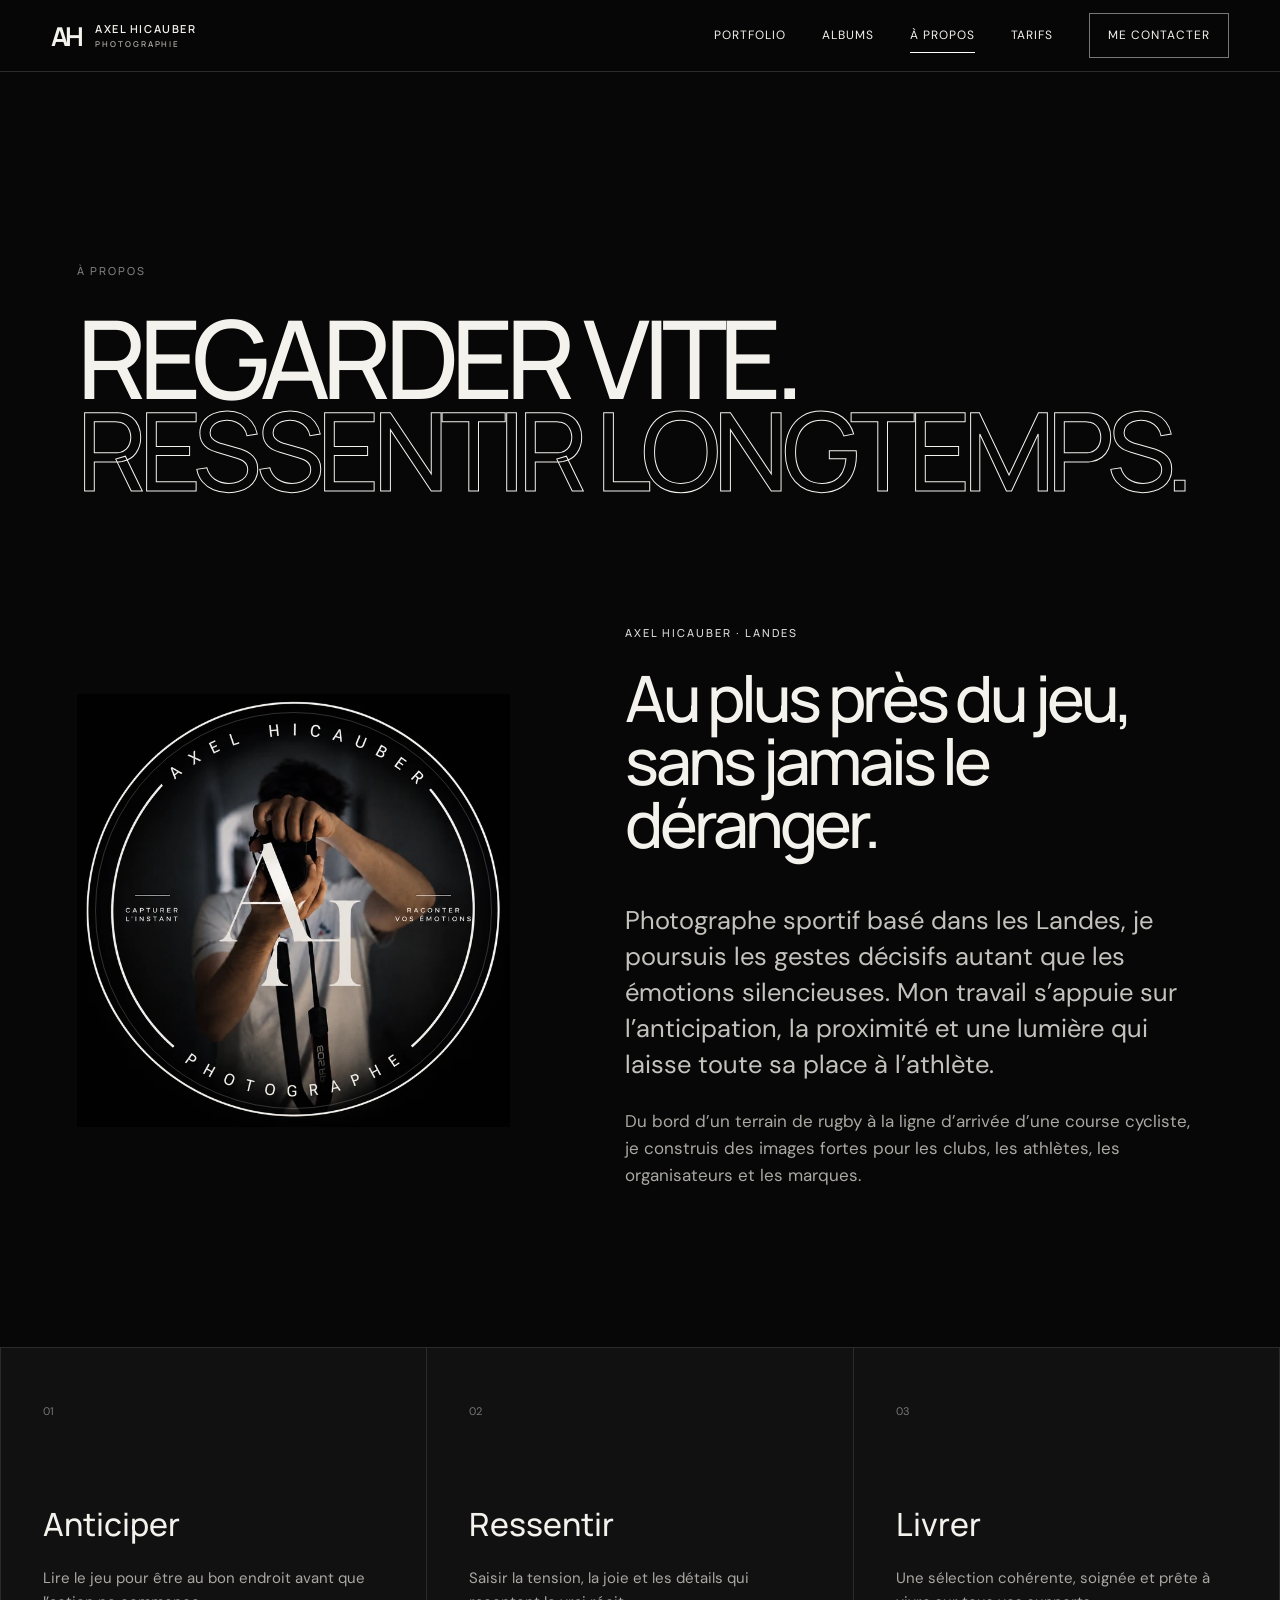
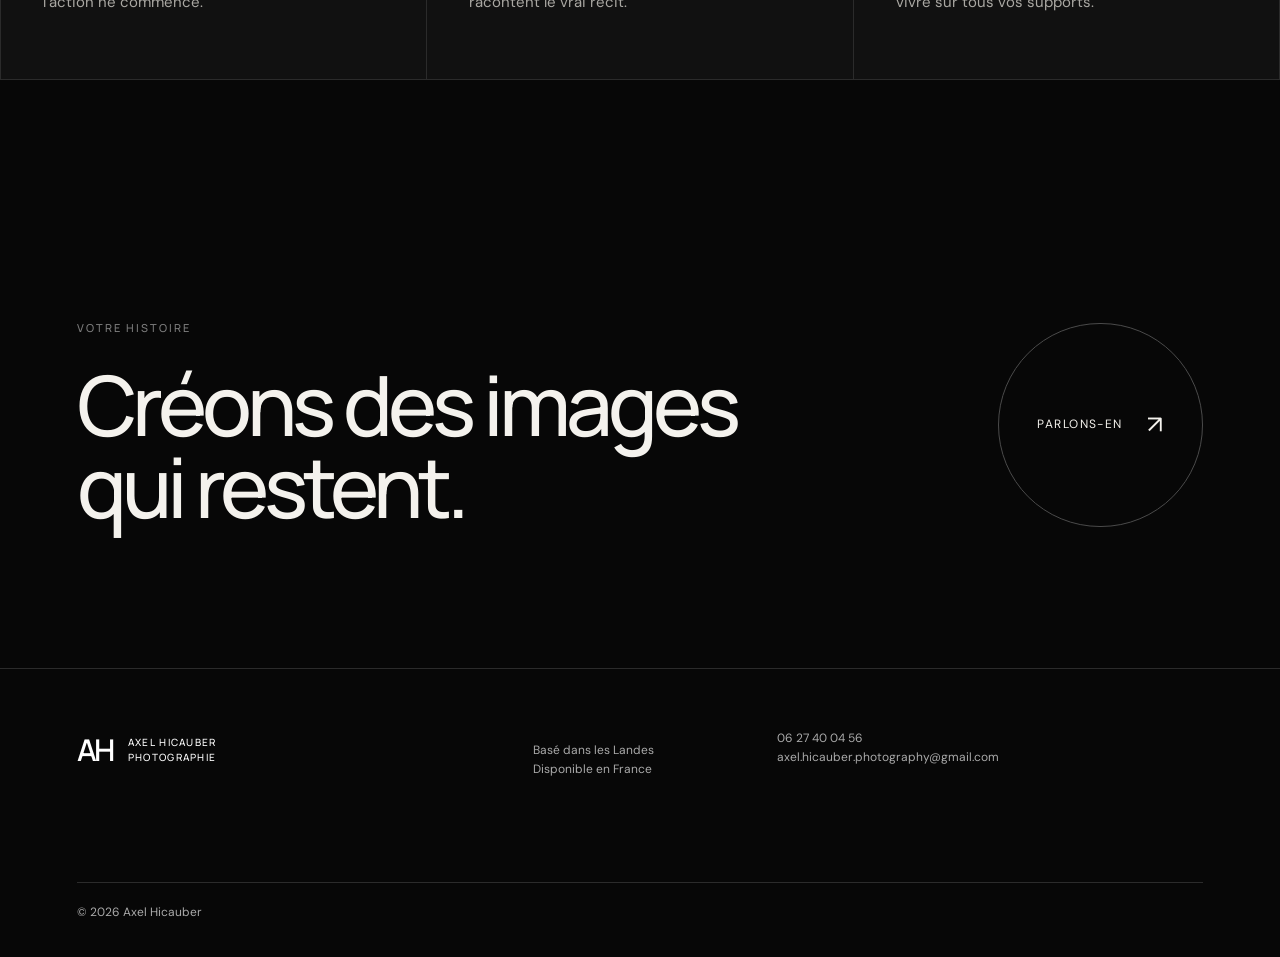
<file: apropos.html>
<!doctype html><html lang="fr"><head><meta charset="utf-8"><meta name="viewport" content="width=device-width,initial-scale=1"><meta name="description" content="Découvrez Axel Hicauber, photographe sportif basé dans les Landes."><meta name="theme-color" content="#070707"><title>À propos — Axel Hicauber</title><link rel="preconnect" href="https://fonts.googleapis.com"><link rel="preconnect" href="https://fonts.gstatic.com" crossorigin><link href="https://fonts.googleapis.com/css2?family=DM+Sans:wght@400;500;600&family=Manrope:wght@400;500;600;700&display=swap" rel="stylesheet"><link rel="stylesheet" href="assets/css/style.css"><script src="assets/js/main.js" defer></script></head><body><a class="skip-link" href="#main">Aller au contenu</a><header class="site-header solid" data-header><a class="brand" href="index.html" aria-label="Accueil Axel Hicauber"><span class="brand-mark">AH</span><span class="brand-name">Axel Hicauber<small>Photographie</small></span></a><button class="menu-toggle" type="button" aria-expanded="false" aria-controls="site-nav" aria-label="Ouvrir le menu"><span></span><span></span></button><nav id="site-nav" class="site-nav" aria-label="Navigation principale"><a class="" href="index.html">Portfolio</a><a class="" href="albums.html">Albums</a><a class="active" href="apropos.html">À propos</a><a class="" href="tarifs.html">Tarifs</a><a class="nav-cta " href="contact.html">Me contacter</a></nav></header><main id="main" class="inner-page"><header class="page-hero section"><p class="section-index reveal">À propos</p><h1 class="reveal">Regarder vite.<br><em>Ressentir longtemps.</em></h1></header><section class="about-grid section"><div class="about-image reveal"><img src="assets/images/logo-axel-hicauber.webp" alt="Axel Hicauber tenant son appareil photo"></div><div class="about-copy"><p class="eyebrow reveal">Axel Hicauber · Landes</p><h2 class="display reveal">Au plus près du jeu, sans jamais le déranger.</h2><p class="lead reveal">Photographe sportif basé dans les Landes, je poursuis les gestes décisifs autant que les émotions silencieuses. Mon travail s’appuie sur l’anticipation, la proximité et une lumière qui laisse toute sa place à l’athlète.</p><p class="reveal">Du bord d’un terrain de rugby à la ligne d’arrivée d’une course cycliste, je construis des images fortes pour les clubs, les athlètes, les organisateurs et les marques.</p></div></section><section class="values section"><article class="reveal"><span>01</span><h3>Anticiper</h3><p>Lire le jeu pour être au bon endroit avant que l’action ne commence.</p></article><article class="reveal"><span>02</span><h3>Ressentir</h3><p>Saisir la tension, la joie et les détails qui racontent le vrai récit.</p></article><article class="reveal"><span>03</span><h3>Livrer</h3><p>Une sélection cohérente, soignée et prête à vivre sur tous vos supports.</p></article></section><section class="cta-band section"><div><p class="section-index reveal">Votre histoire</p><h2 class="display reveal">Créons des images<br>qui restent.</h2></div><a class="circle-link reveal" href="contact.html"><span>Parlons-en</span><b>↗</b></a></section></main><footer class="site-footer"><div class="footer-brand">AH<span>Axel Hicauber<br>Photographie</span></div><div><p>Basé dans les Landes<br>Disponible en France</p></div><div><a href="tel:+33627400456">06 27 40 04 56</a><a href="mailto:axel.hicauber.photography@gmail.com">axel.hicauber.photography@gmail.com</a></div><p class="copyright">© <span data-year></span> Axel Hicauber</p></footer></body></html>
</file>
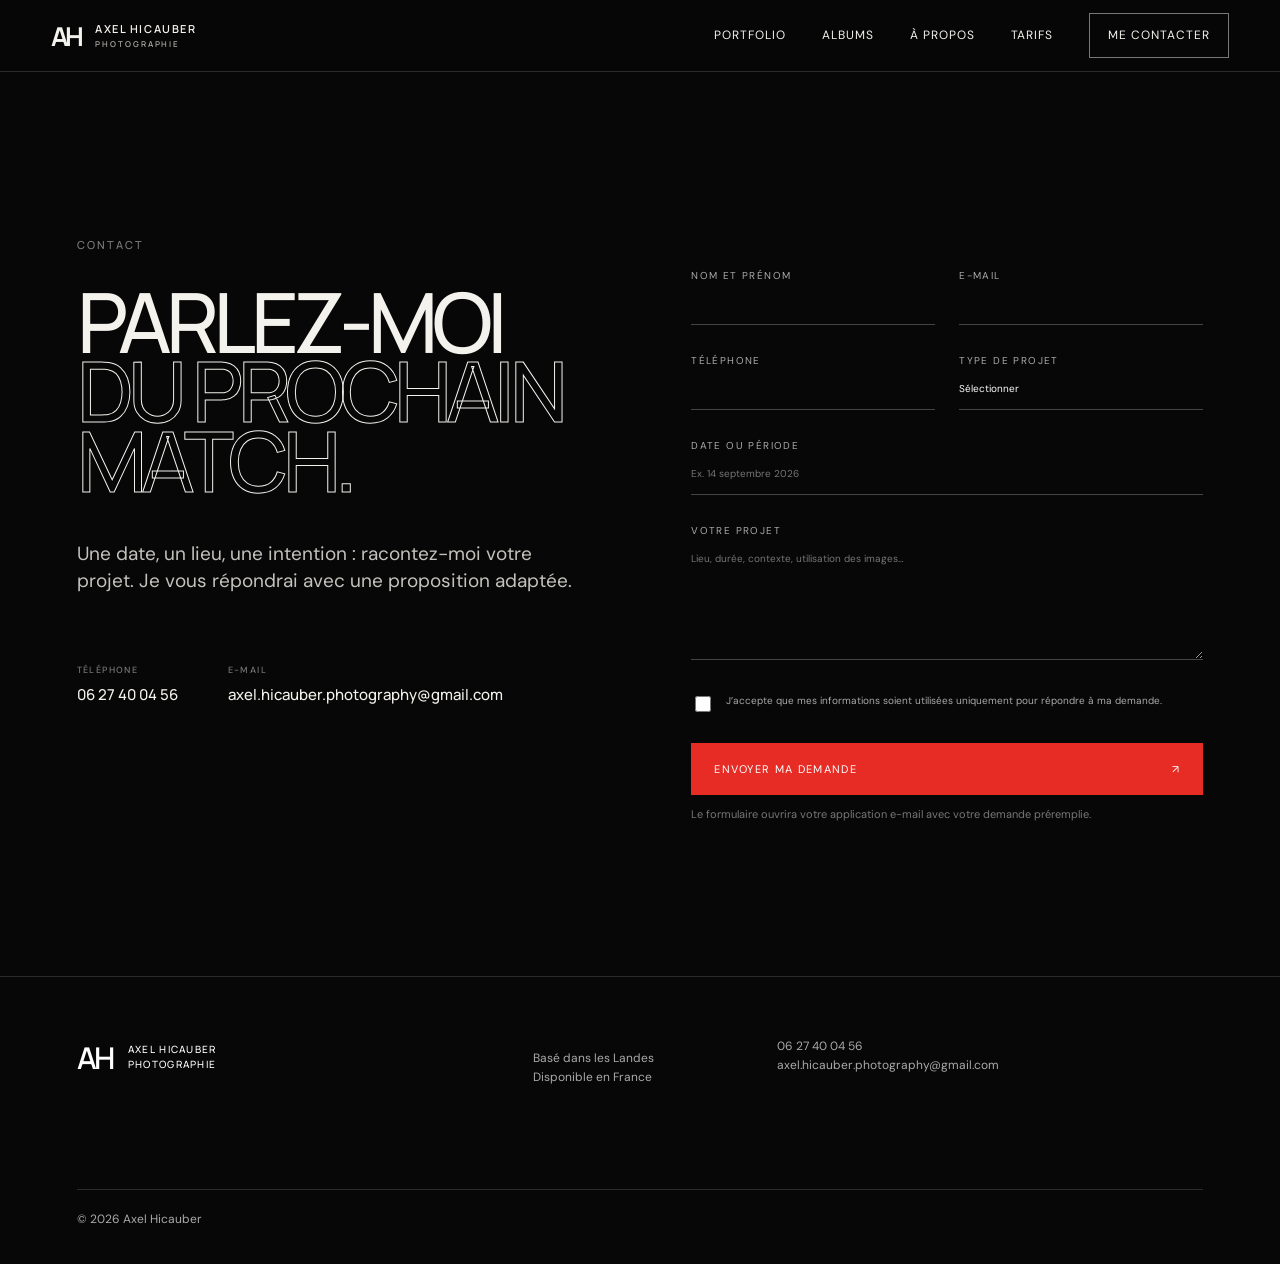
<file: contact.html>
<!doctype html><html lang="fr"><head><meta charset="utf-8"><meta name="viewport" content="width=device-width,initial-scale=1"><meta name="description" content="Contactez Axel Hicauber pour votre reportage photo sportif."><meta name="theme-color" content="#070707"><title>Contact — Axel Hicauber</title><link rel="preconnect" href="https://fonts.googleapis.com"><link rel="preconnect" href="https://fonts.gstatic.com" crossorigin><link href="https://fonts.googleapis.com/css2?family=DM+Sans:wght@400;500;600&family=Manrope:wght@400;500;600;700&display=swap" rel="stylesheet"><link rel="stylesheet" href="assets/css/style.css"><script src="assets/js/main.js" defer></script></head><body><a class="skip-link" href="#main">Aller au contenu</a><header class="site-header solid" data-header><a class="brand" href="index.html" aria-label="Accueil Axel Hicauber"><span class="brand-mark">AH</span><span class="brand-name">Axel Hicauber<small>Photographie</small></span></a><button class="menu-toggle" type="button" aria-expanded="false" aria-controls="site-nav" aria-label="Ouvrir le menu"><span></span><span></span></button><nav id="site-nav" class="site-nav" aria-label="Navigation principale"><a class="" href="index.html">Portfolio</a><a class="" href="albums.html">Albums</a><a class="" href="apropos.html">À propos</a><a class="" href="tarifs.html">Tarifs</a><a class="nav-cta active" href="contact.html">Me contacter</a></nav></header><main id="main" class="inner-page"><section class="contact-layout section"><div class="contact-intro"><p class="section-index reveal">Contact</p><h1 class="reveal">Parlez-moi<br><em>du prochain match.</em></h1><p class="lead reveal">Une date, un lieu, une intention : racontez-moi votre projet. Je vous répondrai avec une proposition adaptée.</p><div class="contact-direct reveal"><a href="tel:+33627400456"><small>Téléphone</small>06 27 40 04 56</a><a href="mailto:axel.hicauber.photography@gmail.com"><small>E-mail</small>axel.hicauber.photography@gmail.com</a></div></div><form class="contact-form reveal" data-contact-form><div class="field-row"><label>Nom et prénom<input type="text" name="name" autocomplete="name" required></label><label>E-mail<input type="email" name="email" autocomplete="email" required></label></div><div class="field-row"><label>Téléphone<input type="tel" name="phone" autocomplete="tel"></label><label>Type de projet<select name="project" required><option value="">Sélectionner</option><option>Rugby</option><option>Cyclisme</option><option>Football</option><option>Automobile</option><option>Club / Saison</option><option>Marque / Média</option><option>Autre</option></select></label></div><label>Date ou période<input type="text" name="date" placeholder="Ex. 14 septembre 2026"></label><label>Votre projet<textarea name="message" rows="6" placeholder="Lieu, durée, contexte, utilisation des images…" required></textarea></label><label class="consent"><input type="checkbox" required><span>J’accepte que mes informations soient utilisées uniquement pour répondre à ma demande.</span></label><button class="button submit" type="submit">Envoyer ma demande <span>↗</span></button><p class="form-note">Le formulaire ouvrira votre application e-mail avec votre demande préremplie.</p><p class="form-status" role="status" aria-live="polite"></p></form></section></main><footer class="site-footer"><div class="footer-brand">AH<span>Axel Hicauber<br>Photographie</span></div><div><p>Basé dans les Landes<br>Disponible en France</p></div><div><a href="tel:+33627400456">06 27 40 04 56</a><a href="mailto:axel.hicauber.photography@gmail.com">axel.hicauber.photography@gmail.com</a></div><p class="copyright">© <span data-year></span> Axel Hicauber</p></footer></body></html>
</file>
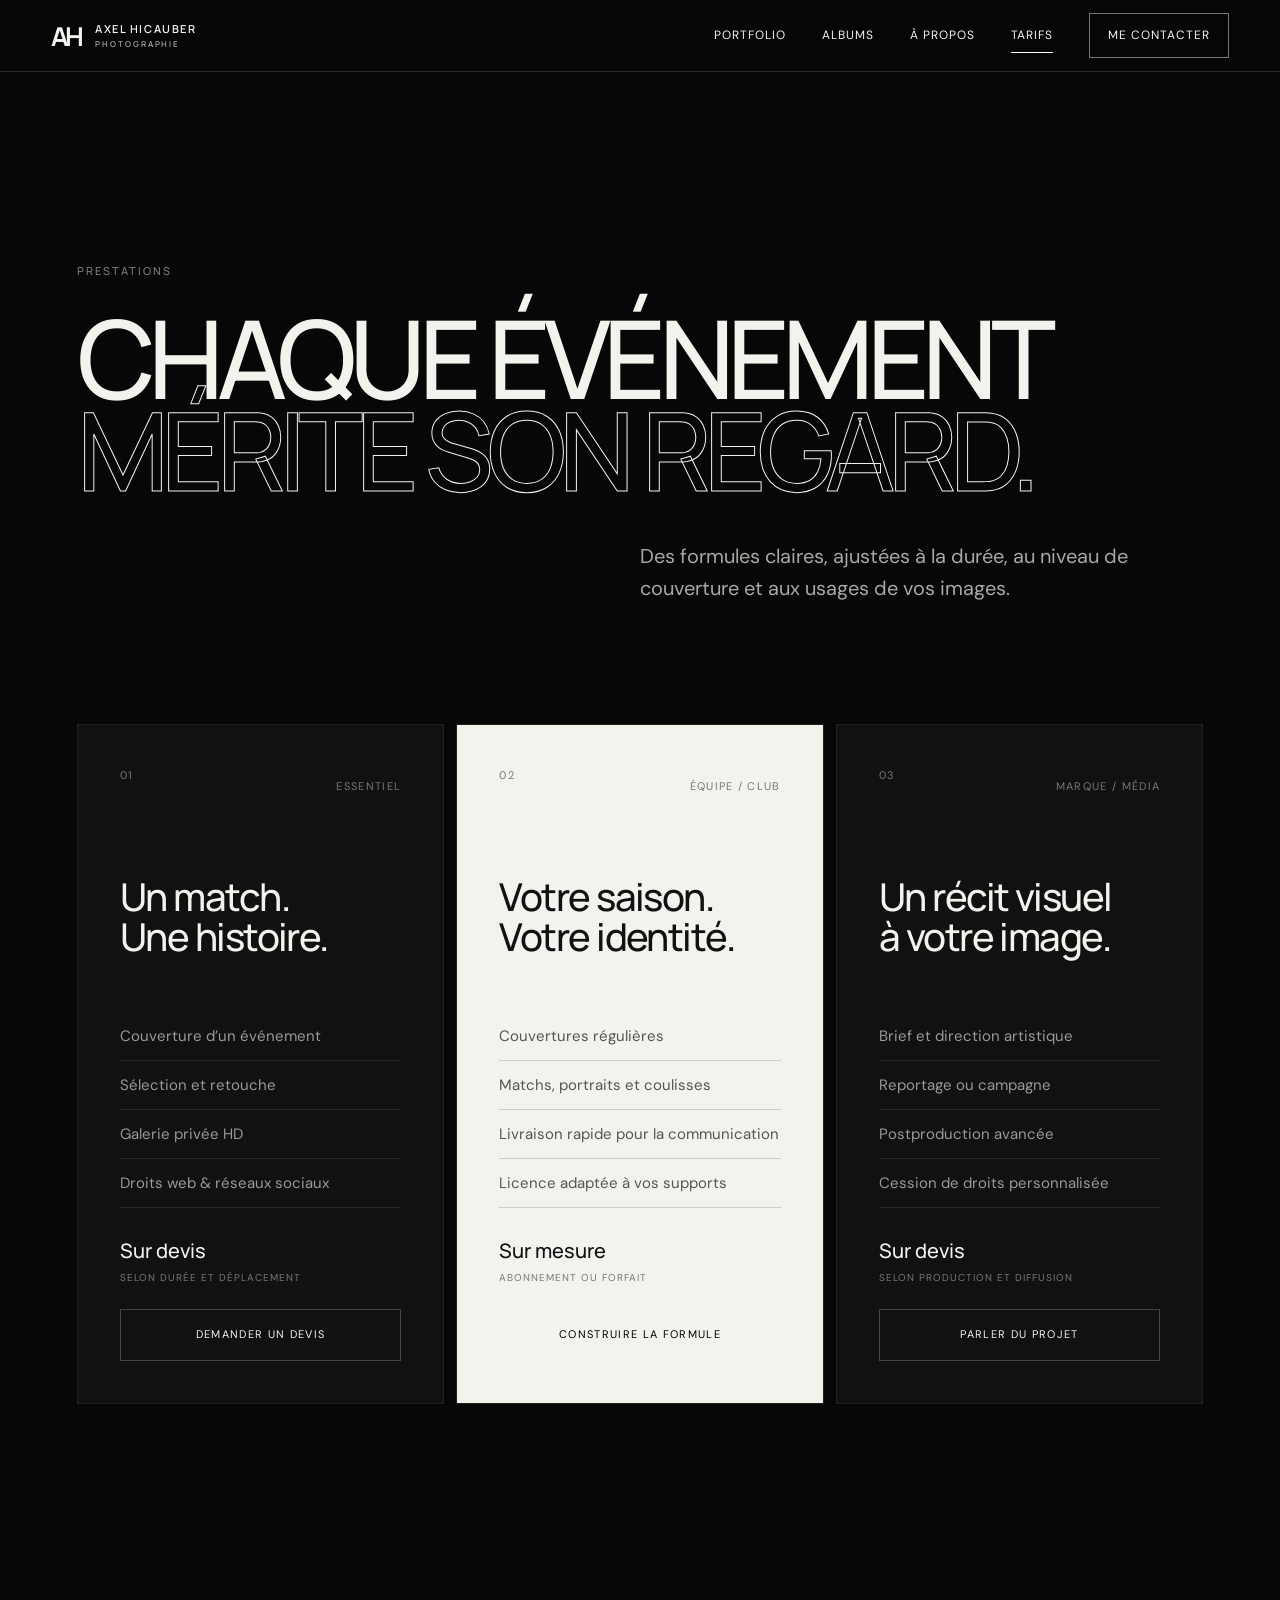
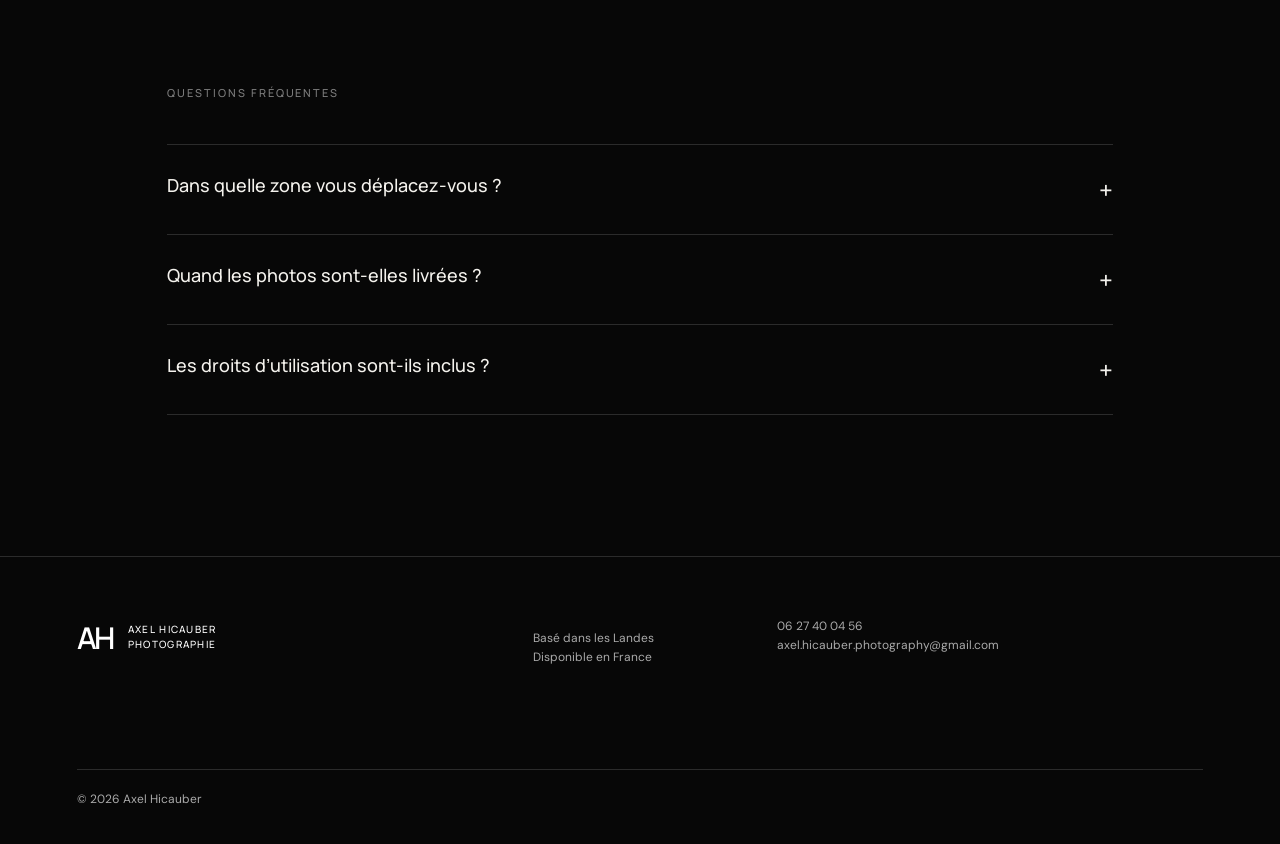
<file: tarifs.html>
<!doctype html><html lang="fr"><head><meta charset="utf-8"><meta name="viewport" content="width=device-width,initial-scale=1"><meta name="description" content="Prestations de photographie sportive d’Axel Hicauber dans les Landes."><meta name="theme-color" content="#070707"><title>Tarifs — Axel Hicauber</title><link rel="preconnect" href="https://fonts.googleapis.com"><link rel="preconnect" href="https://fonts.gstatic.com" crossorigin><link href="https://fonts.googleapis.com/css2?family=DM+Sans:wght@400;500;600&family=Manrope:wght@400;500;600;700&display=swap" rel="stylesheet"><link rel="stylesheet" href="assets/css/style.css"><script src="assets/js/main.js" defer></script></head><body><a class="skip-link" href="#main">Aller au contenu</a><header class="site-header solid" data-header><a class="brand" href="index.html" aria-label="Accueil Axel Hicauber"><span class="brand-mark">AH</span><span class="brand-name">Axel Hicauber<small>Photographie</small></span></a><button class="menu-toggle" type="button" aria-expanded="false" aria-controls="site-nav" aria-label="Ouvrir le menu"><span></span><span></span></button><nav id="site-nav" class="site-nav" aria-label="Navigation principale"><a class="" href="index.html">Portfolio</a><a class="" href="albums.html">Albums</a><a class="" href="apropos.html">À propos</a><a class="active" href="tarifs.html">Tarifs</a><a class="nav-cta " href="contact.html">Me contacter</a></nav></header><main id="main" class="inner-page"><header class="page-hero section"><p class="section-index reveal">Prestations</p><h1 class="reveal">Chaque événement<br><em>mérite son regard.</em></h1><p class="page-intro reveal">Des formules claires, ajustées à la durée, au niveau de couverture et aux usages de vos images.</p></header><section class="pricing section"><article class="price-card reveal"><div><span>01</span><p>Essentiel</p></div><h2>Un match.<br>Une histoire.</h2><ul><li>Couverture d’un événement</li><li>Sélection et retouche</li><li>Galerie privée HD</li><li>Droits web & réseaux sociaux</li></ul><p class="price">Sur devis <small>selon durée et déplacement</small></p><a class="button" href="contact.html?offre=essentiel">Demander un devis</a></article><article class="price-card featured reveal"><div><span>02</span><p>Équipe / Club</p></div><h2>Votre saison.<br>Votre identité.</h2><ul><li>Couvertures régulières</li><li>Matchs, portraits et coulisses</li><li>Livraison rapide pour la communication</li><li>Licence adaptée à vos supports</li></ul><p class="price">Sur mesure <small>abonnement ou forfait</small></p><a class="button light" href="contact.html?offre=club">Construire la formule</a></article><article class="price-card reveal"><div><span>03</span><p>Marque / Média</p></div><h2>Un récit visuel<br>à votre image.</h2><ul><li>Brief et direction artistique</li><li>Reportage ou campagne</li><li>Postproduction avancée</li><li>Cession de droits personnalisée</li></ul><p class="price">Sur devis <small>selon production et diffusion</small></p><a class="button" href="contact.html?offre=marque">Parler du projet</a></article></section><section class="faq section"><p class="section-index reveal">Questions fréquentes</p><details class="reveal"><summary>Dans quelle zone vous déplacez-vous ?<span>+</span></summary><p>Je suis basé dans les Landes et disponible dans tout le Sud-Ouest ainsi que partout en France selon le projet.</p></details><details class="reveal"><summary>Quand les photos sont-elles livrées ?<span>+</span></summary><p>Le délai dépend de la couverture et du volume. Une sélection express peut être prévue pour vos publications le soir même.</p></details><details class="reveal"><summary>Les droits d’utilisation sont-ils inclus ?<span>+</span></summary><p>Chaque proposition précise les usages inclus. Une licence spécifique est établie pour les campagnes commerciales ou la presse.</p></details></section></main><footer class="site-footer"><div class="footer-brand">AH<span>Axel Hicauber<br>Photographie</span></div><div><p>Basé dans les Landes<br>Disponible en France</p></div><div><a href="tel:+33627400456">06 27 40 04 56</a><a href="mailto:axel.hicauber.photography@gmail.com">axel.hicauber.photography@gmail.com</a></div><p class="copyright">© <span data-year></span> Axel Hicauber</p></footer></body></html>
</file>
<file: assets/css/style.css>
:root{--black:#070707;--panel:#111;--white:#f4f2ed;--muted:#aaa8a3;--line:#2b2b2b;--red:#e62c25;--ease:cubic-bezier(.2,.75,.2,1)}*{box-sizing:border-box}html{scroll-behavior:smooth}body{margin:0;background:var(--black);color:var(--white);font:15px/1.6 "DM Sans",Arial,sans-serif;-webkit-font-smoothing:antialiased}body.menu-open{overflow:hidden}img{display:block;width:100%}a{color:inherit;text-decoration:none}button,input,textarea,select{font:inherit}button{color:inherit}.skip-link{position:fixed;top:-100px;left:20px;z-index:200;background:#fff;color:#000;padding:10px 15px}.skip-link:focus{top:15px}.site-header{position:fixed;z-index:100;top:0;left:0;width:100%;height:92px;padding:0 clamp(24px,4vw,72px);display:flex;align-items:center;justify-content:space-between;border-bottom:1px solid transparent;transition:.4s var(--ease)}.site-header.scrolled,.site-header.solid{height:72px;background:rgba(7,7,7,.9);border-color:var(--line);backdrop-filter:blur(16px)}.brand{display:flex;align-items:center;gap:14px;position:relative;z-index:102}.brand-mark{font:700 26px/1 "Manrope",Arial;letter-spacing:-3px}.brand-name{font:600 11px/1.1 "Manrope",Arial;letter-spacing:.14em;text-transform:uppercase}.brand-name small{display:block;color:var(--muted);font-size:8px;letter-spacing:.24em;margin-top:5px}.site-nav{display:flex;align-items:center;gap:36px}.site-nav a{font-size:12px;letter-spacing:.08em;text-transform:uppercase;position:relative}.site-nav a:not(.nav-cta):after{content:"";position:absolute;left:0;right:100%;bottom:-8px;height:1px;background:#fff;transition:.3s}.site-nav a:hover:after,.site-nav a.active:after{right:0}.nav-cta{border:1px solid #777;padding:12px 18px;transition:.3s}.nav-cta:hover{background:var(--white);color:#000;border-color:var(--white)}.menu-toggle{display:none;border:0;background:none;width:34px;height:34px;padding:5px;position:relative;z-index:102}.menu-toggle span{display:block;width:24px;height:1px;background:#fff;margin:7px 0;transition:.3s}.hero{height:100svh;min-height:680px;position:relative;overflow:hidden}.hero-media,.statement>img{position:absolute;inset:0;height:100%;object-fit:cover}.hero-media{object-position:center 38%;animation:heroZoom 12s var(--ease) both}@keyframes heroZoom{from{transform:scale(1.05)}to{transform:scale(1)}}.hero-shade{position:absolute;inset:0;background:linear-gradient(90deg,rgba(0,0,0,.76),rgba(0,0,0,.08) 72%),linear-gradient(0deg,rgba(0,0,0,.72),transparent 55%)}.hero-content{position:relative;z-index:2;height:100%;max-width:1600px;margin:auto;padding:24vh clamp(24px,6vw,100px) 8vh;display:flex;flex-direction:column}.eyebrow,.section-index{font:500 11px/1.2 "Manrope",Arial;letter-spacing:.18em;text-transform:uppercase}.eyebrow{color:#ddd}.hero h1,.page-hero h1,.contact-intro h1{font:500 clamp(58px,8.5vw,138px)/.84 "Manrope",Arial;letter-spacing:-.07em;margin:32px 0 0;text-transform:uppercase}h1 em{font-style:normal;color:transparent;-webkit-text-stroke:1px var(--white)}.hero-bottom{display:flex;justify-content:space-between;align-items:flex-end;margin-top:auto;border-top:1px solid rgba(255,255,255,.4);padding-top:18px}.hero-bottom p{margin:0;font-size:12px;letter-spacing:.1em;text-transform:uppercase}.text-link{font-size:12px;text-transform:uppercase;letter-spacing:.1em}.text-link span{font-size:20px;margin-left:14px}.scroll-cue{position:absolute;z-index:2;right:clamp(24px,4vw,72px);bottom:36px;writing-mode:vertical-rl;font-size:9px;letter-spacing:.18em;text-transform:uppercase;display:flex;gap:10px;align-items:center}.scroll-cue span{width:1px;height:48px;background:#fff}.section{padding:clamp(90px,11vw,180px) clamp(24px,6vw,100px);max-width:1800px;margin:0 auto}.section-index{color:#7d7d7d;margin:0}.intro{display:grid;grid-template-columns:1fr 3fr;gap:50px}.intro-copy{max-width:1050px}.display{font:500 clamp(42px,6.5vw,100px)/.98 "Manrope",Arial;letter-spacing:-.06em;margin:0}.lead{font-size:clamp(18px,2vw,28px);line-height:1.4;color:#c4c2bd;max-width:780px}.intro .lead{margin:55px 0 0 35%}.portfolio{padding-top:60px}.section-head{display:flex;justify-content:space-between;align-items:flex-end;margin-bottom:70px}.section-head .display{margin-top:25px}.filters{display:flex;gap:10px;flex-wrap:wrap;justify-content:flex-end}.filter{border:1px solid var(--line);background:transparent;padding:10px 16px;border-radius:50px;font-size:11px;text-transform:uppercase;letter-spacing:.1em;cursor:pointer;transition:.3s}.filter small{opacity:.55;margin-left:6px}.filter:hover,.filter.active{background:var(--white);color:#000}.gallery-grid{display:grid;grid-template-columns:repeat(12,1fr);grid-auto-rows:14vw;grid-auto-flow:dense;gap:12px}.gallery-item{grid-column:span 4;grid-row:span 2;position:relative;padding:0;border:0;background:#111;overflow:hidden;cursor:zoom-in;min-height:260px;transition:opacity .35s,transform .5s}.gallery-item.wide{grid-column:span 8}.gallery-item.tall{grid-row:span 3}.gallery-item[hidden]{display:none}.gallery-item img{height:100%;object-fit:cover;transition:transform .8s var(--ease),filter .6s}.gallery-item:hover img{transform:scale(1.035);filter:brightness(.72)}.gallery-caption{position:absolute;left:0;right:0;bottom:0;padding:45px 24px 20px;display:flex;justify-content:space-between;align-items:end;background:linear-gradient(transparent,rgba(0,0,0,.84));opacity:0;transform:translateY(8px);transition:.35s}.gallery-item:hover .gallery-caption{opacity:1;transform:none}.gallery-caption b{font:500 17px "Manrope",Arial}.gallery-caption small{text-transform:uppercase;letter-spacing:.12em}.gallery-count{display:flex;justify-content:space-between;border-top:1px solid var(--line);padding-top:18px;margin-top:32px;color:#777;font-size:11px;text-transform:uppercase;letter-spacing:.12em}.statement{height:90vh;min-height:620px;position:relative;margin-top:80px;display:flex;align-items:flex-end;padding:clamp(24px,7vw,110px)}.statement-overlay{position:absolute;inset:0;background:linear-gradient(0deg,rgba(0,0,0,.8),transparent 70%)}.statement-copy{position:relative}.statement-copy h2{font:500 clamp(48px,7vw,116px)/.94 "Manrope",Arial;letter-spacing:-.06em;margin:20px 0 0}.cta-band{display:flex;justify-content:space-between;align-items:flex-end;gap:50px}.cta-band .display{margin-top:30px}.circle-link{flex:0 0 clamp(170px,16vw,260px);height:clamp(170px,16vw,260px);border:1px solid #4a4a4a;border-radius:50%;display:flex;justify-content:center;align-items:center;gap:24px;font-size:12px;text-transform:uppercase;letter-spacing:.12em;transition:.5s var(--ease)}.circle-link b{font-size:25px;font-weight:400}.circle-link:hover{background:var(--red);border-color:var(--red);transform:rotate(5deg)}.site-footer{border-top:1px solid var(--line);padding:60px clamp(24px,6vw,100px) 35px;display:grid;grid-template-columns:2fr 1fr 2fr;gap:30px;align-items:start;color:#aaa;font-size:12px}.footer-brand{font:600 30px "Manrope",Arial;color:#fff;display:flex;gap:16px;align-items:center;letter-spacing:-3px}.footer-brand span{font:500 10px/1.5 "Manrope",Arial;letter-spacing:.13em;text-transform:uppercase}.site-footer div:nth-child(3){display:flex;flex-direction:column;align-items:flex-start}.site-footer a:hover{color:#fff}.copyright{grid-column:1/-1;margin:60px 0 0;padding-top:20px;border-top:1px solid var(--line)}.lightbox{position:fixed;inset:0;width:100%;height:100%;max-width:none;max-height:none;border:0;padding:0;background:rgba(0,0,0,.97);color:#fff}.lightbox[open]{display:grid;grid-template-columns:80px 1fr 80px;align-items:center}.lightbox::backdrop{background:#000}.lightbox figure{height:100%;margin:0;display:flex;flex-direction:column;justify-content:center;align-items:center;padding:45px 0}.lightbox img{max-width:100%;max-height:calc(100vh - 130px);width:auto;height:auto;object-fit:contain}.lightbox figcaption{width:100%;display:flex;justify-content:space-between;padding-top:14px;font-size:12px}.lightbox figcaption b{font-size:16px}.lightbox-close{position:absolute;top:22px;right:25px;z-index:2;background:none;border:0;font-size:36px;cursor:pointer}.lightbox-nav{background:none;border:0;font-size:30px;cursor:pointer;height:100%}.inner-page{padding-top:72px}.page-hero{padding-top:clamp(130px,15vw,230px);padding-bottom:100px}.page-hero h1,.contact-intro h1{margin-top:35px}.page-intro{font-size:20px;color:var(--muted);max-width:600px;margin:45px 0 0 50%}.about-grid{padding-top:20px;display:grid;grid-template-columns:minmax(300px,.9fr) 1.2fr;gap:clamp(50px,9vw,150px);align-items:center}.about-image{position:relative}.about-image:after{content:"";position:absolute;inset:18px;border:1px solid rgba(255,255,255,.18);border-radius:50%}.about-image img{aspect-ratio:1;object-fit:cover}.about-copy .display{font-size:clamp(38px,5vw,75px);margin:28px 0 48px}.about-copy>p:last-child{color:var(--muted);max-width:670px;font-size:17px}.values{display:grid;grid-template-columns:repeat(3,1fr);gap:1px;background:var(--line);padding:1px;max-width:1600px;margin-bottom:100px}.values article{background:var(--panel);padding:50px 42px;min-height:330px}.values span{color:#777;font-size:11px}.values h3{font:500 32px "Manrope",Arial;margin:80px 0 20px}.values p{color:var(--muted)}.pricing{padding-top:20px;display:grid;grid-template-columns:repeat(3,1fr);gap:12px}.price-card{background:#111;padding:42px;min-height:680px;display:flex;flex-direction:column;border:1px solid #202020}.price-card.featured{background:var(--white);color:#111}.price-card>div{display:flex;justify-content:space-between;color:#777;font-size:11px;text-transform:uppercase;letter-spacing:.12em}.price-card h2{font:500 clamp(30px,3vw,48px)/1.05 "Manrope",Arial;letter-spacing:-.04em;margin:70px 0 55px}.price-card ul{list-style:none;padding:0;margin:0;color:#999}.price-card li{padding:12px 0;border-bottom:1px solid #292929}.price-card.featured ul{color:#555}.price-card.featured li{border-color:#ccc}.price{font:500 20px "Manrope",Arial;margin:auto 0 25px}.price small{font:400 10px "DM Sans",Arial;display:block;color:#777;margin-top:7px;text-transform:uppercase;letter-spacing:.1em}.button{display:flex;justify-content:center;align-items:center;min-height:52px;border:1px solid #444;background:none;color:inherit;text-transform:uppercase;letter-spacing:.12em;font-size:11px;cursor:pointer;transition:.3s}.button:hover,.button.light{background:var(--white);color:#000;border-color:var(--white)}.button.light:hover{background:#111;color:#fff}.faq{max-width:1100px}.faq .section-index{margin-bottom:45px}.faq details{border-top:1px solid var(--line)}.faq details:last-child{border-bottom:1px solid var(--line)}.faq summary{list-style:none;padding:28px 0;cursor:pointer;font:500 18px "Manrope",Arial;display:flex;justify-content:space-between}.faq summary::-webkit-details-marker{display:none}.faq summary span{font-size:24px;transition:.3s}.faq details[open] summary span{transform:rotate(45deg)}.faq details p{color:var(--muted);max-width:680px;padding:0 0 28px;margin:0}.contact-layout{min-height:calc(100vh - 72px);padding-top:clamp(120px,13vw,190px);display:grid;grid-template-columns:1fr 1fr;gap:clamp(50px,8vw,130px)}.contact-intro h1{font-size:clamp(55px,6.5vw,104px)}.contact-intro .lead{font-size:19px;margin:45px 0}.contact-direct{display:flex;gap:50px;flex-wrap:wrap;margin-top:70px}.contact-direct a{font:500 15px "Manrope",Arial}.contact-direct small{display:block;color:#777;font:500 9px "DM Sans",Arial;text-transform:uppercase;letter-spacing:.15em;margin-bottom:8px}.contact-form{padding-top:30px}.field-row{display:grid;grid-template-columns:1fr 1fr;gap:24px}.contact-form label{display:block;font-size:10px;text-transform:uppercase;letter-spacing:.14em;color:#aaa;margin-bottom:28px}.contact-form input,.contact-form textarea,.contact-form select{width:100%;border:0;border-bottom:1px solid #444;background:transparent;color:#fff;border-radius:0;padding:12px 0;outline:0;text-transform:none;letter-spacing:0;transition:.3s}.contact-form textarea{resize:vertical}.contact-form select{appearance:none}.contact-form option{background:#111}.contact-form input:focus,.contact-form textarea:focus,.contact-form select:focus{border-color:#fff}.contact-form .consent{display:flex;align-items:flex-start;gap:12px;text-transform:none;letter-spacing:0;line-height:1.5}.consent input{width:16px;height:16px;flex:none;accent-color:var(--red)}.submit{width:100%;background:var(--red);border-color:var(--red);color:#fff;justify-content:space-between;padding:0 22px}.submit:hover{background:#fff;color:#000}.form-note,.form-status{font-size:11px;color:#777}.form-status{color:#fff}.reveal{opacity:0;transform:translateY(26px);transition:opacity .85s var(--ease),transform .85s var(--ease)}.reveal.visible{opacity:1;transform:none}@media(max-width:1000px){.menu-toggle{display:block}.site-nav{position:fixed;inset:0;background:#080808;display:flex;flex-direction:column;justify-content:center;align-items:flex-start;padding:15vw;gap:30px;transform:translateX(100%);transition:.5s var(--ease)}.site-nav a{font:500 8vw/1 "Manrope",Arial;letter-spacing:-.04em;text-transform:none}.site-nav .nav-cta{border:0;padding:0}.menu-open .site-nav{transform:none}.menu-open .menu-toggle span:first-child{transform:translateY(4px) rotate(45deg)}.menu-open .menu-toggle span:last-child{transform:translateY(-4px) rotate(-45deg)}.gallery-grid{grid-auto-rows:22vw}.intro .lead{margin-left:15%}.pricing{grid-template-columns:1fr}.price-card{min-height:620px}.contact-layout{grid-template-columns:1fr}.contact-intro{max-width:760px}}@media(max-width:700px){.site-header{height:72px}.brand-name{display:none}.hero{min-height:620px}.hero-media{object-position:53% center}.hero-shade{background:linear-gradient(0deg,rgba(0,0,0,.84),rgba(0,0,0,.15) 75%)}.hero-content{padding-top:28vh}.hero h1{font-size:clamp(48px,16vw,78px);line-height:.9}.hero-bottom{align-items:flex-start;gap:20px;flex-direction:column}.scroll-cue{display:none}.section{padding:90px 22px}.intro{grid-template-columns:1fr;gap:35px}.intro .lead{margin:35px 0 0}.section-head{align-items:flex-start;flex-direction:column;gap:35px}.filters{justify-content:flex-start}.filter{padding:9px 12px;font-size:9px}.gallery-grid{grid-template-columns:1fr;grid-auto-rows:auto;gap:10px}.gallery-item,.gallery-item.wide,.gallery-item.tall{grid-column:auto;grid-row:auto;aspect-ratio:4/5;min-height:0}.gallery-item.wide{aspect-ratio:4/3}.gallery-caption{opacity:1;transform:none;padding:40px 16px 15px}.statement{height:75vh;min-height:520px;padding:30px 22px}.statement>img{object-position:62% center}.cta-band{align-items:flex-start;flex-direction:column}.circle-link{align-self:flex-end}.site-footer{grid-template-columns:1fr;gap:28px}.site-footer div:nth-child(3){word-break:break-all}.copyright{margin-top:20px}.lightbox[open]{grid-template-columns:48px 1fr 48px}.lightbox figure{padding:60px 0 35px}.lightbox figcaption{flex-direction:column;gap:4px}.page-hero{padding-top:110px}.page-hero h1,.contact-intro h1{font-size:clamp(48px,14vw,75px);line-height:.92}.page-intro{margin:35px 0 0}.about-grid{grid-template-columns:1fr}.about-copy .display{margin-bottom:30px}.values{grid-template-columns:1fr;margin:0 22px 90px}.values article{min-height:260px}.values h3{margin-top:55px}.pricing{padding-top:0}.price-card{padding:30px 24px;min-height:610px}.field-row{grid-template-columns:1fr}.contact-direct{gap:25px;flex-direction:column}.contact-form{padding-top:0}}@media(prefers-reduced-motion:reduce){html{scroll-behavior:auto}.hero-media{animation:none}.reveal{opacity:1;transform:none;transition:none}}
</file>
